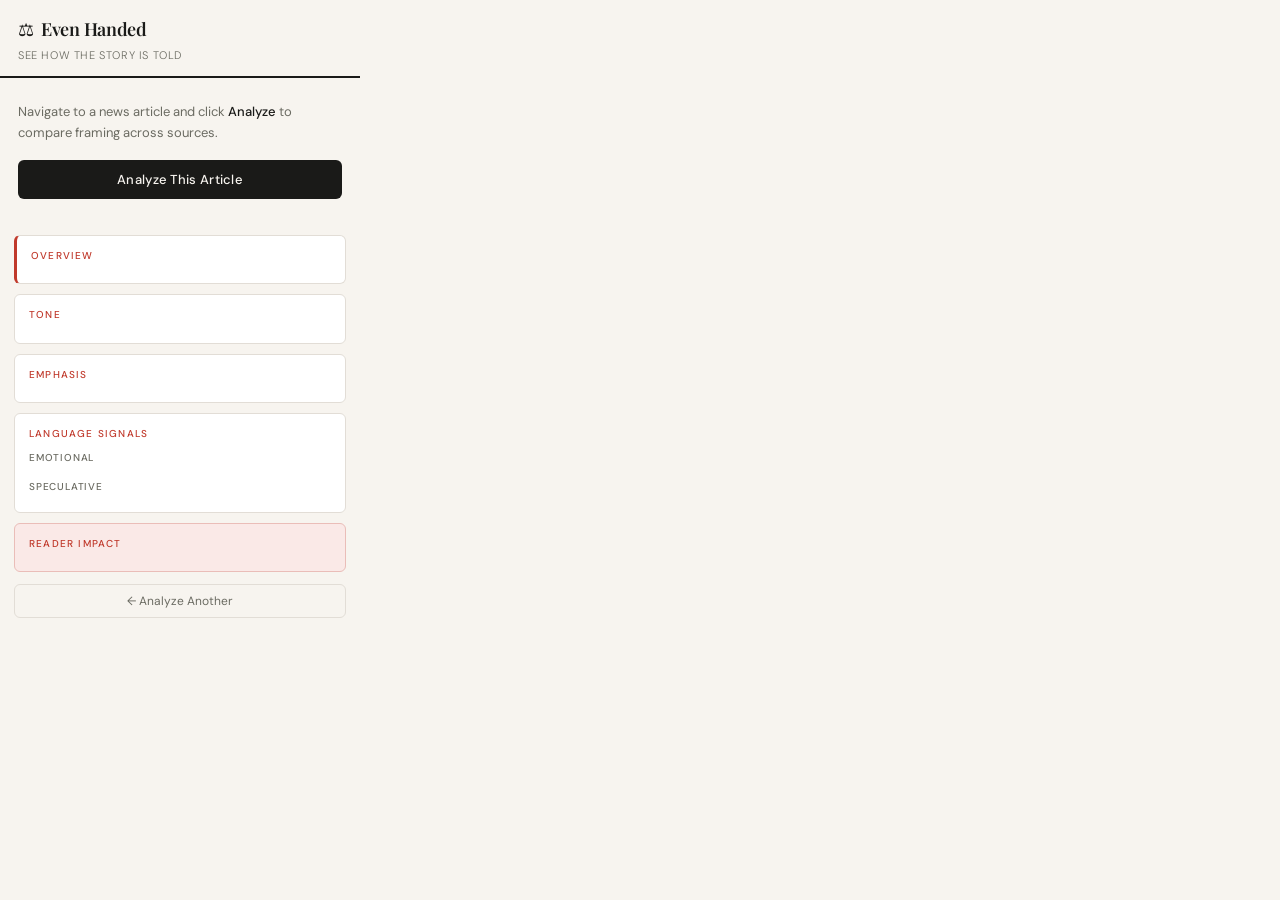
<file: Extension/extension/popup/popup.html>
<!DOCTYPE html>
<html lang="en">
<head>
  <meta charset="UTF-8" />
  <meta name="viewport" content="width=device-width, initial-scale=1.0"/>
  <title>Even Handed</title>
  <link rel="preconnect" href="https://fonts.googleapis.com">
  <link href="https://fonts.googleapis.com/css2?family=Playfair+Display:wght@400;600&family=DM+Sans:wght@300;400;500&display=swap" rel="stylesheet">
  <link rel="stylesheet" href="popup.css" />
</head>
<body>

  <header>
    <div class="logo">
      <span class="logo-icon">⚖</span>
      <span class="logo-text">Even Handed</span>
    </div>
    <p class="tagline">See how the story is told</p>
  </header>

  <div id="state-idle" class="state active">
    <div class="idle-body">
      <p>Navigate to a news article and click <strong>Analyze</strong> to compare framing across sources.</p>
      <button id="btn-analyze" class="btn-primary">Analyze This Article</button>
    </div>
  </div>

  <div id="state-loading" class="state">
    <div class="loading-body">
      <div class="spinner">
        <span></span><span></span><span></span>
      </div>
      <p class="loading-text">Comparing sources…</p>
    </div>
  </div>

  <div id="state-error" class="state">
    <div class="error-body">
      <span class="error-icon">!</span>
      <p id="error-message">Something went wrong. Please try again.</p>
      <button id="btn-retry" class="btn-secondary">Try Again</button>
    </div>
  </div>

  <div id="state-result" class="state">

    <section class="card card-overview">
      <h2 class="card-label">Overview</h2>
      <p id="overall-observation" class="overview-text"></p>
    </section>

    <section class="card">
      <h2 class="card-label">Tone</h2>
      <ul id="tone-list" class="source-list"></ul>
    </section>

    <section class="card">
      <h2 class="card-label">Emphasis</h2>
      <ul id="emphasis-list" class="source-list"></ul>
    </section>

    <section class="card card-signals">
      <h2 class="card-label">Language Signals</h2>
      <div class="signals-grid">
        <div class="signal-group">
          <span class="signal-label">Emotional</span>
          <div id="emotional-tags" class="tag-row"></div>
        </div>
        <div class="signal-group">
          <span class="signal-label">Speculative</span>
          <div id="speculative-tags" class="tag-row"></div>
        </div>
      </div>
    </section>

    <section class="card card-impact">
      <h2 class="card-label">Reader Impact</h2>
      <p id="reader-interpretation" class="impact-text"></p>
    </section>

    <button id="btn-reset" class="btn-secondary btn-reset">← Analyze Another</button>
  </div>

  <script src="popup.js"></script>
</body>
</html>
</file>
<file: Extension/extension/popup/popup.css>
/* ─────────────────────────────────────────
   Even Handed – Popup Styles
   Aesthetic: editorial / refined newspaper
   Fonts: Playfair Display + DM Sans
───────────────────────────────────────── */

:root {
  --bg:          #F7F4EF;
  --surface:     #FFFFFF;
  --ink:         #1A1A18;
  --ink-muted:   #6B6B62;
  --accent:      #C0392B;
  --accent-soft: #FAE9E7;
  --border:      #E2DDD6;
  --tag-bg:      #EDEBE6;
  --radius:      6px;
  --width:       360px;
}

* { box-sizing: border-box; margin: 0; padding: 0; }

body {
  width: var(--width);
  background: var(--bg);
  font-family: 'DM Sans', sans-serif;
  font-weight: 400;
  color: var(--ink);
  font-size: 13px;
  line-height: 1.55;
}

/* ── Header ── */
header {
  padding: 16px 18px 12px;
  border-bottom: 2px solid var(--ink);
  background: var(--bg);
}

.logo {
  display: flex;
  align-items: center;
  gap: 7px;
}

.logo-icon {
  font-size: 18px;
  line-height: 1;
}

.logo-text {
  font-family: 'Playfair Display', serif;
  font-size: 18px;
  font-weight: 600;
  letter-spacing: -0.3px;
  color: var(--ink);
}

.tagline {
  margin-top: 3px;
  font-size: 11px;
  font-weight: 300;
  color: var(--ink-muted);
  letter-spacing: 0.6px;
  text-transform: uppercase;
}

/* ── States ── */
.state { display: none; }
.state.active { display: block; }

/* ── Idle ── */
.idle-body {
  padding: 24px 18px;
  display: flex;
  flex-direction: column;
  gap: 16px;
}

.idle-body p {
  color: var(--ink-muted);
  font-size: 13px;
  line-height: 1.6;
}

.idle-body strong { color: var(--ink); font-weight: 500; }

/* ── Loading ── */
.loading-body {
  padding: 40px 18px;
  display: flex;
  flex-direction: column;
  align-items: center;
  gap: 16px;
}

.spinner {
  display: flex;
  gap: 6px;
  align-items: center;
}

.spinner span {
  width: 8px;
  height: 8px;
  background: var(--accent);
  border-radius: 50%;
  animation: bounce 1.2s infinite ease-in-out;
}

.spinner span:nth-child(2) { animation-delay: 0.2s; }
.spinner span:nth-child(3) { animation-delay: 0.4s; }

@keyframes bounce {
  0%, 80%, 100% { transform: scale(0.7); opacity: 0.4; }
  40%           { transform: scale(1.1); opacity: 1; }
}

.loading-text {
  color: var(--ink-muted);
  font-size: 12px;
  letter-spacing: 0.4px;
}

/* ── Error ── */
.error-body {
  padding: 28px 18px;
  display: flex;
  flex-direction: column;
  align-items: center;
  gap: 12px;
  text-align: center;
}

.error-icon {
  width: 32px;
  height: 32px;
  border-radius: 50%;
  background: var(--accent);
  color: white;
  font-weight: 600;
  font-size: 16px;
  display: flex;
  align-items: center;
  justify-content: center;
}

#error-message { color: var(--ink-muted); font-size: 13px; }

/* ── Result cards ── */
#state-result {
  padding: 12px 14px 16px;
  display: flex;
  flex-direction: column;
  gap: 10px;
  max-height: 520px;
  overflow-y: auto;
  scrollbar-width: thin;
  scrollbar-color: var(--border) transparent;
}

#state-result.active { display: flex; }

.card {
  background: var(--surface);
  border: 1px solid var(--border);
  border-radius: var(--radius);
  padding: 12px 14px;
  animation: fadeUp 0.3s ease both;
}

.card:nth-child(2) { animation-delay: 0.05s; }
.card:nth-child(3) { animation-delay: 0.10s; }
.card:nth-child(4) { animation-delay: 0.15s; }
.card:nth-child(5) { animation-delay: 0.20s; }

@keyframes fadeUp {
  from { opacity: 0; transform: translateY(6px); }
  to   { opacity: 1; transform: translateY(0); }
}

.card-label {
  font-family: 'DM Sans', sans-serif;
  font-size: 10px;
  font-weight: 500;
  letter-spacing: 1.2px;
  text-transform: uppercase;
  color: var(--accent);
  margin-bottom: 8px;
}

/* Overview card */
.card-overview { border-left: 3px solid var(--accent); }

.overview-text {
  font-family: 'Playfair Display', serif;
  font-size: 13px;
  line-height: 1.65;
  color: var(--ink);
}

/* Source lists (tone + emphasis) */
.source-list {
  list-style: none;
  display: flex;
  flex-direction: column;
  gap: 7px;
}

.source-list li {
  display: grid;
  grid-template-columns: 90px 1fr;
  gap: 8px;
  align-items: start;
  font-size: 12.5px;
}

.source-name {
  font-weight: 500;
  color: var(--ink);
  white-space: nowrap;
  overflow: hidden;
  text-overflow: ellipsis;
  padding-top: 1px;
}

.source-text { color: var(--ink-muted); }

/* Language signals */
.signals-grid {
  display: flex;
  flex-direction: column;
  gap: 9px;
}

.signal-group { display: flex; flex-direction: column; gap: 5px; }

.signal-label {
  font-size: 10px;
  font-weight: 500;
  color: var(--ink-muted);
  text-transform: uppercase;
  letter-spacing: 0.8px;
}

.tag-row {
  display: flex;
  flex-wrap: wrap;
  gap: 5px;
}

.tag {
  background: var(--tag-bg);
  color: var(--ink);
  font-size: 11px;
  padding: 3px 8px;
  border-radius: 3px;
  font-weight: 400;
  border: 1px solid var(--border);
}

/* Impact card */
.card-impact { background: var(--accent-soft); border-color: #EABDB8; }

.impact-text {
  font-size: 12.5px;
  color: var(--ink);
  line-height: 1.6;
}

/* ── Buttons ── */
.btn-primary {
  width: 100%;
  padding: 11px 0;
  background: var(--ink);
  color: var(--bg);
  font-family: 'DM Sans', sans-serif;
  font-size: 13px;
  font-weight: 500;
  letter-spacing: 0.3px;
  border: none;
  border-radius: var(--radius);
  cursor: pointer;
  transition: background 0.15s ease, transform 0.1s ease;
}

.btn-primary:hover  { background: var(--accent); }
.btn-primary:active { transform: scale(0.98); }

.btn-secondary {
  background: transparent;
  color: var(--ink-muted);
  font-family: 'DM Sans', sans-serif;
  font-size: 12px;
  border: 1px solid var(--border);
  border-radius: var(--radius);
  padding: 8px 14px;
  cursor: pointer;
  transition: color 0.15s, border-color 0.15s;
}

.btn-secondary:hover { color: var(--ink); border-color: var(--ink); }

.btn-reset {
  width: 100%;
  margin-top: 2px;
  text-align: center;
}
</file>
